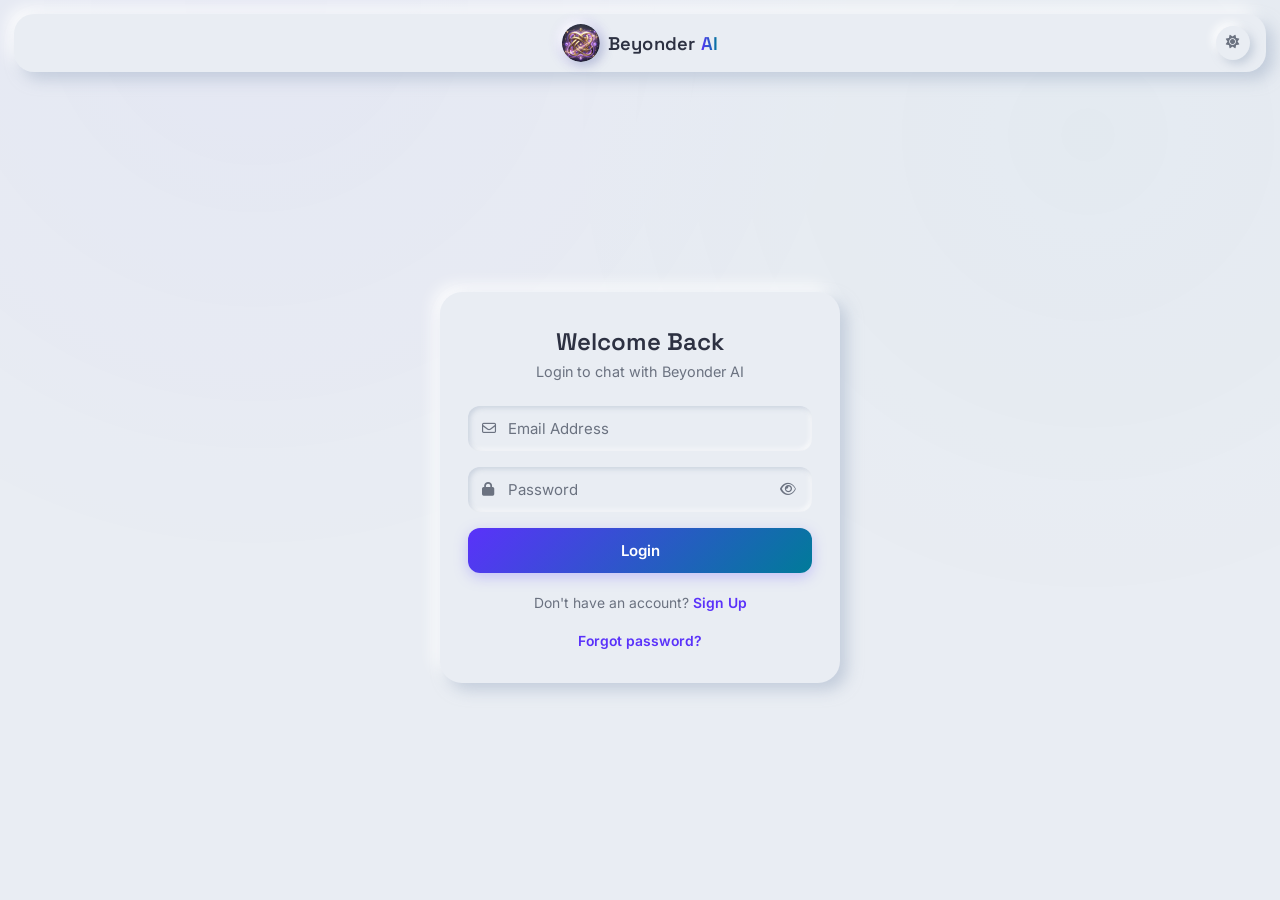
<file: frontend/admin.html>
<!doctype html>
<html lang="en" data-theme="dark">
    <head>
        <meta charset="UTF-8" />
        <meta
            name="viewport"
            content="width=device-width, initial-scale=1.0, viewport-fit=cover"
        />
        <meta name="robots" content="noindex, nofollow" />
        <title>Beyonder AI - Admin</title>
        <link rel="preconnect" href="https://fonts.googleapis.com" />
        <link rel="preconnect" href="https://fonts.gstatic.com" crossorigin />
        <link
            href="https://fonts.googleapis.com/css2?family=Space+Grotesk:wght@500;600;700&family=Inter:wght@400;500;600&display=swap"
            rel="stylesheet"
        />
        <link
            rel="stylesheet"
            href="https://cdnjs.cloudflare.com/ajax/libs/font-awesome/6.4.0/css/all.min.css"
        />

        <link rel="stylesheet" href="css/main.css" />
        <link rel="stylesheet" href="css/pages/admin.css" />

        <link rel="manifest" href="manifest.json" />
        <meta name="theme-color" content="#0a0b10" />
        <link rel="icon" type="image/png" sizes="32x32" href="assets/icons/favicon-32.png">
        <link rel="icon" type="image/png" sizes="192x192" href="assets/icons/icon-192.png">
        <link rel="apple-touch-icon" href="assets/icons/icon-192.png" />
    </head>
    <body class="admin-page">
        <div class="bg-glow"></div>

        <header class="admin-top">
            <div class="logo-circle">
                <span id="logo"><img src="assets/icons/logo-256.png" alt="Beyonder AI" width="38" height="38" decoding="async"></span>
            </div>
            <h1>
                Beyonder <span>Admin</span
                ><span class="who" id="admin-who" style="display: block"></span>
            </h1>
            <button
                id="open-app-btn"
                class="icon-btn"
                title="Open the chat app"
                aria-label="Open the chat app"
                type="button"
            >
                <i class="fa-solid fa-message"></i>
            </button>
            <button
                id="theme-toggle-btn"
                class="icon-btn"
                title="Switch theme"
                aria-label="Switch theme"
                type="button"
            >
                <i class="fa-solid fa-moon"></i>
            </button>
            <button
                id="admin-logout-btn"
                class="icon-btn"
                title="Log out"
                aria-label="Log out"
                type="button"
            >
                <i class="fa-solid fa-right-from-bracket"></i>
            </button>
        </header>

        <div
            class="admin-tabs"
            id="admin-tabs"
            role="tablist"
            aria-label="Admin sections"
        ></div>

        <main id="admin-view"></main>

        <script type="module" src="js/admin/main.js"></script>
    </body>
</html>
</file>
<file: frontend/css/main.css>
/* One stylesheet to rule them all: every page links ONLY this file.
   Order matters: variables -> base -> layout -> components -> chat -> extras. */
@import url("base/variables.css");
@import url("base/reset.css");
@import url("base/theme-light.css");

@import url("layout/navbar.css");
@import url("layout/sidebar.css");
@import url("layout/history.css");

@import url("components/modal.css");
@import url("components/forms.css");
@import url("components/avatar.css");
@import url("components/misc.css");
@import url("components/support-chat.css");
@import url("components/update-toast.css");
@import url("components/toast.css");
@import url("components/banner.css");
@import url("components/model-menu.css");

@import url("chat/chat-area.css");
@import url("chat/hero.css");
@import url("chat/markdown.css");
@import url("chat/typing.css");
@import url("chat/composer.css");
@import url("chat/extras.css");
</file>
<file: frontend/css/pages/admin.css>
/* =========================================================
   Admin dashboard (admin.html). Mobile-first, shares the theme variables.
   ========================================================= */
body.admin-page{ display:block; overflow:auto; height:auto; min-height:100dvh; padding:12px 12px 40px; }

.admin-top{
    display:flex; align-items:center; gap:10px; flex-wrap:wrap;
    padding:12px 14px; margin-bottom:12px;
    background:var(--bg-panel); border:1px solid var(--border-subtle); border-radius:16px;
    position:sticky; top:0; z-index:50;
}
[data-theme="light"] .admin-top{ border:none; box-shadow:var(--neu-out-sm); }
.admin-top h1{ font-family:'Space Grotesk',sans-serif; font-size:1.05rem; font-weight:600; flex:1; min-width:140px; }
.admin-top h1 span{ color:var(--accent-2); }
.admin-top .who{ color:var(--text-muted); font-size:12px; }

.admin-tabs{
    display:flex; gap:6px; overflow-x:auto; padding:2px 2px 10px; margin-bottom:6px;
    scrollbar-width:none;
}
.admin-tabs::-webkit-scrollbar{ display:none; }
.admin-tab{
    flex-shrink:0; display:flex; align-items:center; gap:8px;
    padding:10px 14px; border-radius:12px; border:1px solid var(--border-subtle);
    background:var(--bg-panel); color:var(--text-muted); font:inherit; font-size:13.5px; font-weight:500; cursor:pointer;
}
.admin-tab.active{ color:#fff; background:linear-gradient(135deg,var(--accent),var(--accent-2)); border-color:transparent; }
[data-theme="light"] .admin-tab{ border:none; box-shadow:var(--neu-out-sm); }
[data-theme="light"] .admin-tab.active{ box-shadow:none; }
.tab-badge{ background:#ff4757; color:#fff; border-radius:10px; font-size:11px; padding:1px 7px; font-weight:700; }

#admin-view{ max-width:1100px; margin:0 auto; display:flex; flex-direction:column; gap:14px; }

.card{
    background:var(--bg-panel); border:1px solid var(--border-subtle);
    border-radius:16px; padding:14px;
}
[data-theme="light"] .card{ border:none; box-shadow:var(--neu-out-sm); }
.card h3{ font-family:'Space Grotesk',sans-serif; font-size:.98rem; font-weight:600; margin-bottom:10px; display:flex; align-items:center; gap:8px; }
.card h3 i{ color:var(--accent-2); }
.card .sub{ color:var(--text-muted); font-size:12.5px; margin:-4px 0 10px; }

.stat-grid{ display:grid; grid-template-columns:repeat(auto-fill,minmax(150px,1fr)); gap:10px; }
.stat{ background:var(--bg-panel); border:1px solid var(--border-subtle); border-radius:14px; padding:12px; }
[data-theme="light"] .stat{ border:none; box-shadow:var(--neu-out-sm); }
.stat b{ display:block; font-family:'Space Grotesk',sans-serif; font-size:1.5rem; }
.stat span{ color:var(--text-muted); font-size:12px; }
.stat.warn b{ color:#ffab00; } .stat.bad b{ color:#ff6b6b; } .stat.good b{ color:#2ecc71; }

.bars{ display:flex; align-items:flex-end; gap:4px; height:110px; padding-top:6px; }
.bar{ flex:1; display:flex; flex-direction:column; justify-content:flex-end; align-items:center; height:100%; min-width:0; }
.bar i{ display:block; width:100%; min-height:2px; border-radius:5px 5px 2px 2px; background:linear-gradient(180deg,var(--accent-2),var(--accent)); font-style:normal; }
.bar small{ font-size:9.5px; color:var(--text-muted); margin-top:4px; white-space:nowrap; }
.bar em{ font-style:normal; font-size:10px; color:var(--text-muted); }

.toolbar{ display:flex; gap:8px; flex-wrap:wrap; align-items:center; }
.toolbar .grow{ flex:1; min-width:140px; }
.input, .select, .textarea{
    width:100%; padding:11px 12px; border-radius:12px; border:1px solid var(--border-subtle);
    background:var(--bg-panel-2); color:var(--text-primary); font:inherit; font-size:14px; outline:none;
}
.input:focus,.select:focus,.textarea:focus{ border-color:var(--accent); }
[data-theme="light"] .input,[data-theme="light"] .select,[data-theme="light"] .textarea{ border:none; box-shadow:var(--neu-in-sm); }
.textarea{ min-height:90px; resize:vertical; }
.select{ width:auto; }

.btn{
    display:inline-flex; align-items:center; justify-content:center; gap:8px;
    padding:10px 14px; border-radius:12px; border:1px solid var(--border-subtle);
    background:var(--bg-panel-2); color:var(--text-primary); font:inherit; font-size:13.5px; font-weight:500; cursor:pointer;
}
.btn:hover{ border-color:var(--accent); }
.btn:disabled{ opacity:.55; cursor:not-allowed; }
.btn.primary{ background:linear-gradient(135deg,var(--accent),var(--accent-2)); color:#fff; border-color:transparent; }
.btn.danger{ color:#ff4757; border-color:rgba(255,71,87,.4); }
.btn.danger.solid{ background:#ff4757; color:#fff; border-color:transparent; }
.btn.small{ padding:7px 10px; font-size:12.5px; }
[data-theme="light"] .btn{ border:none; box-shadow:var(--neu-out-sm); }
[data-theme="light"] .btn.primary{ box-shadow:none; }
.btn-row{ display:flex; gap:8px; flex-wrap:wrap; }

.list{ display:flex; flex-direction:column; gap:8px; }
.row{
    display:flex; align-items:center; gap:12px; padding:11px 12px; border-radius:14px;
    background:var(--bg-panel); border:1px solid var(--border-subtle); cursor:pointer; text-align:left; color:inherit; font:inherit; width:100%;
}
.row.static{ cursor:default; }
.row:hover:not(.static){ border-color:var(--accent); }
[data-theme="light"] .row{ border:none; box-shadow:var(--neu-out-sm); }
.row .grow{ flex:1; min-width:0; }
.row .title{ font-weight:600; font-size:14.5px; display:flex; gap:6px; align-items:center; flex-wrap:wrap; }
.row .meta{ color:var(--text-muted); font-size:12px; word-break:break-word; }
.avatar-sm{
    width:38px; height:38px; flex-shrink:0; border-radius:50%; color:#fff; font-weight:700;
    display:flex; align-items:center; justify-content:center; overflow:hidden;
}
.avatar-sm img{ width:100%; height:100%; object-fit:cover; }

.badge{ display:inline-block; font-size:10.5px; font-weight:700; padding:2px 8px; border-radius:20px; letter-spacing:.3px; background:var(--bg-panel-2); color:var(--text-muted); }
.badge.admin{ background:rgba(124,108,255,.2); color:var(--accent); }
.badge.bad{ background:rgba(255,71,87,.15); color:#ff6b6b; }
.badge.good{ background:rgba(46,204,113,.15); color:#2ecc71; }
.badge.warn{ background:rgba(255,171,0,.15); color:#ffab00; }
.dot{ width:9px; height:9px; border-radius:50%; background:#2ecc71; box-shadow:0 0 8px #2ecc71; flex-shrink:0; }

.pager{ display:flex; align-items:center; justify-content:center; gap:12px; color:var(--text-muted); font-size:13px; }
.empty{ text-align:center; color:var(--text-muted); padding:28px 10px; font-size:14px; }
.loading{ text-align:center; color:var(--text-muted); padding:28px 10px; }

.kv{ display:grid; grid-template-columns:110px 1fr; gap:6px 10px; font-size:13.5px; }
.kv dt{ color:var(--text-muted); } .kv dd{ word-break:break-word; }

.chat-pair{ display:flex; flex-direction:column; gap:6px; }
.bubble{ padding:9px 12px; border-radius:12px; font-size:13.5px; white-space:pre-wrap; word-break:break-word; max-height:220px; overflow:auto; }
.bubble.u{ background:rgba(14,165,233,.14); align-self:flex-end; max-width:92%; }
.bubble.a{ background:var(--bg-panel-2); align-self:flex-start; max-width:92%; }
.bubble.admin{ background:rgba(236,72,153,.14); }

.split{ display:grid; grid-template-columns:1fr; gap:14px; }
@media (min-width:860px){ .split{ grid-template-columns:340px 1fr; } .only-mobile{ display:none !important; } }
.thread-log{ display:flex; flex-direction:column; gap:10px; max-height:55vh; overflow-y:auto; padding:4px; }
.thread-compose{ display:flex; gap:8px; margin-top:10px; align-items:flex-end; }
.thread-compose textarea{ flex:1; min-height:44px; max-height:120px; }

.switch{ display:flex; align-items:center; justify-content:space-between; gap:12px; padding:8px 0; }
.switch input{ width:22px; height:22px; accent-color:var(--accent); }
.field{ display:flex; flex-direction:column; gap:6px; margin-bottom:10px; }
.field label{ font-size:12.5px; color:var(--text-muted); font-weight:600; }

.danger-zone{ border-color:rgba(255,71,87,.45) !important; }
.table-wrap{ overflow-x:auto; }
.log-line{ display:flex; gap:10px; align-items:flex-start; padding:9px 4px; border-bottom:1px solid var(--border-subtle); font-size:13px; }
.log-line:last-child{ border-bottom:none; }
.log-line .grow{ flex:1; min-width:0; word-break:break-word; }
.log-line time{ color:var(--text-muted); font-size:11.5px; white-space:nowrap; }
.mono{ font-family:ui-monospace,Menlo,Consolas,monospace; font-size:12px; }

.modal-card.wide{ max-width:640px; }
.modal-body .btn-row{ margin-top:4px; }
.secret-box{ padding:12px; border-radius:12px; background:var(--code-bg); font-family:ui-monospace,Menlo,monospace; word-break:break-all; user-select:all; }
</file>
<file: frontend/css/pages/login.css>
/* Login / signup / OTP / reset page (moved out of login.html so it can be cached) */
/* ---------- login/signup page-specific styling (reuses style.css variables) ---------- */
body{ align-items:stretch; }

.auth-page-wrapper{
    flex:1;
    display:flex;
    align-items:center;
    justify-content:center;
    padding:10px 4px;
    overflow-y:auto;
}

.screen{ display:none; width:100%; }
.screen.active{ display:flex; justify-content:center; animation:fadeIn 0.35s ease; }
@keyframes fadeIn{ from{opacity:0; transform:translateY(10px);} to{opacity:1; transform:translateY(0);} }

.auth-card{
    width:100%;
    max-width:400px;
    background:var(--bg-panel);
    border:1px solid var(--border-subtle);
    border-radius:20px;
    padding:34px 28px;
    text-align:center;
    transition:background-color .25s ease, border-color .25s ease, box-shadow .25s ease;
}
[data-theme="light"] .auth-card{ border:none; border-radius:22px; box-shadow:var(--neu-out); }

.auth-card h2{
    font-family:'Space Grotesk', sans-serif;
    font-size:1.5rem;
    font-weight:600;
    margin-bottom:6px;
}
.auth-card .subtitle{ color:var(--text-muted); font-size:0.9rem; margin-bottom:26px; }

.auth-form{ display:flex; flex-direction:column; gap:16px; text-align:left; }

.input-group{ position:relative; }
.input-group .field-icon{
    position:absolute; left:14px; top:50%; transform:translateY(-50%);
    color:var(--text-muted); font-size:14px; pointer-events:none;
}
.auth-input{
    width:100%;
    padding:13px 42px 13px 40px;
    border-radius:12px;
    border:1px solid var(--border-subtle);
    background:var(--bg-panel-2);
    color:var(--text-primary);
    font-family:inherit;
    font-size:15px;
    outline:none;
    transition:border-color .2s ease, box-shadow .2s ease;
}
.auth-input::placeholder{ color:var(--text-muted); }
.auth-input:focus{ border-color:var(--accent); box-shadow:0 0 0 3px rgba(124,108,255,0.15); }
[data-theme="light"] .auth-input{ border:none; box-shadow:var(--neu-in-sm); }

.toggle-pass{
    position:absolute; right:12px; top:50%; transform:translateY(-50%);
    background:none; border:none; color:var(--text-muted);
    font-size:14px; cursor:pointer; padding:4px;
}
.toggle-pass:hover{ color:var(--accent); }

.strength-wrap{ display:flex; flex-direction:column; gap:6px; }
.strength-track{ height:4px; border-radius:4px; background:var(--border-subtle); overflow:hidden; }
.strength-fill{ height:100%; width:0%; border-radius:4px; background:#d93025; transition:width .25s ease, background-color .25s ease; }
.strength-label{ font-size:0.75rem; color:var(--text-muted); }

.auth-btn{
    position:relative;
    background:linear-gradient(135deg, var(--accent), var(--accent-2));
    color:#fff;
    border:none;
    padding:13px;
    border-radius:12px;
    font-family:inherit;
    font-size:15px;
    font-weight:600;
    cursor:pointer;
    box-shadow:0 4px 14px rgba(124,108,255,0.35);
    transition:transform .15s ease, opacity .2s ease;
    display:flex; align-items:center; justify-content:center; gap:8px;
}
.auth-btn:hover{ transform:translateY(-1px); }
.auth-btn:active{ transform:scale(0.98); }
.auth-btn:disabled{ opacity:.65; cursor:not-allowed; transform:none; }
.auth-btn .fa-spinner{ animation:spin .7s linear infinite; }
@keyframes spin{ to{ transform:rotate(360deg); } }

.auth-switch{ margin-top:22px; font-size:0.87rem; color:var(--text-muted); text-align:center; }
.auth-switch span{ color:var(--accent); font-weight:600; cursor:pointer; }
.auth-switch span:hover{ text-decoration:underline; }

.auth-error{
    display:none; font-size:0.82rem; color:#ff6b6b;
    background:rgba(255,107,107,0.08); border:1px solid rgba(255,107,107,0.25);
    padding:8px 10px; border-radius:8px;
}
[data-theme="light"] .auth-error{ color:#c0392b; background:rgba(192,57,43,0.08); border-color:rgba(192,57,43,0.2); }

.otp-msg{
    font-size:0.85rem; color:var(--accent-2); font-weight:500;
    background:rgba(0,217,255,0.08); border:1px solid rgba(0,217,255,0.2);
    padding:8px 10px; border-radius:8px; text-align:center;
}
[data-theme="light"] .otp-msg{ color:var(--accent-2); }

.otp-input{ text-align:center; letter-spacing:8px; font-weight:600; font-size:18px !important; padding-left:15px !important; }

@media (prefers-reduced-motion: reduce){
    .auth-btn .fa-spinner{ animation:none !important; }
}

/* the banner sits above the card on the login page */
.auth-page-wrapper{ flex-direction:column; }
.auth-page-wrapper .banner{ width:100%; max-width:400px; }
.auth-btn:disabled{ opacity:.65; }
.auth-switch span[aria-disabled="true"]{ color:var(--text-muted); cursor:not-allowed; text-decoration:none; }
</file>
